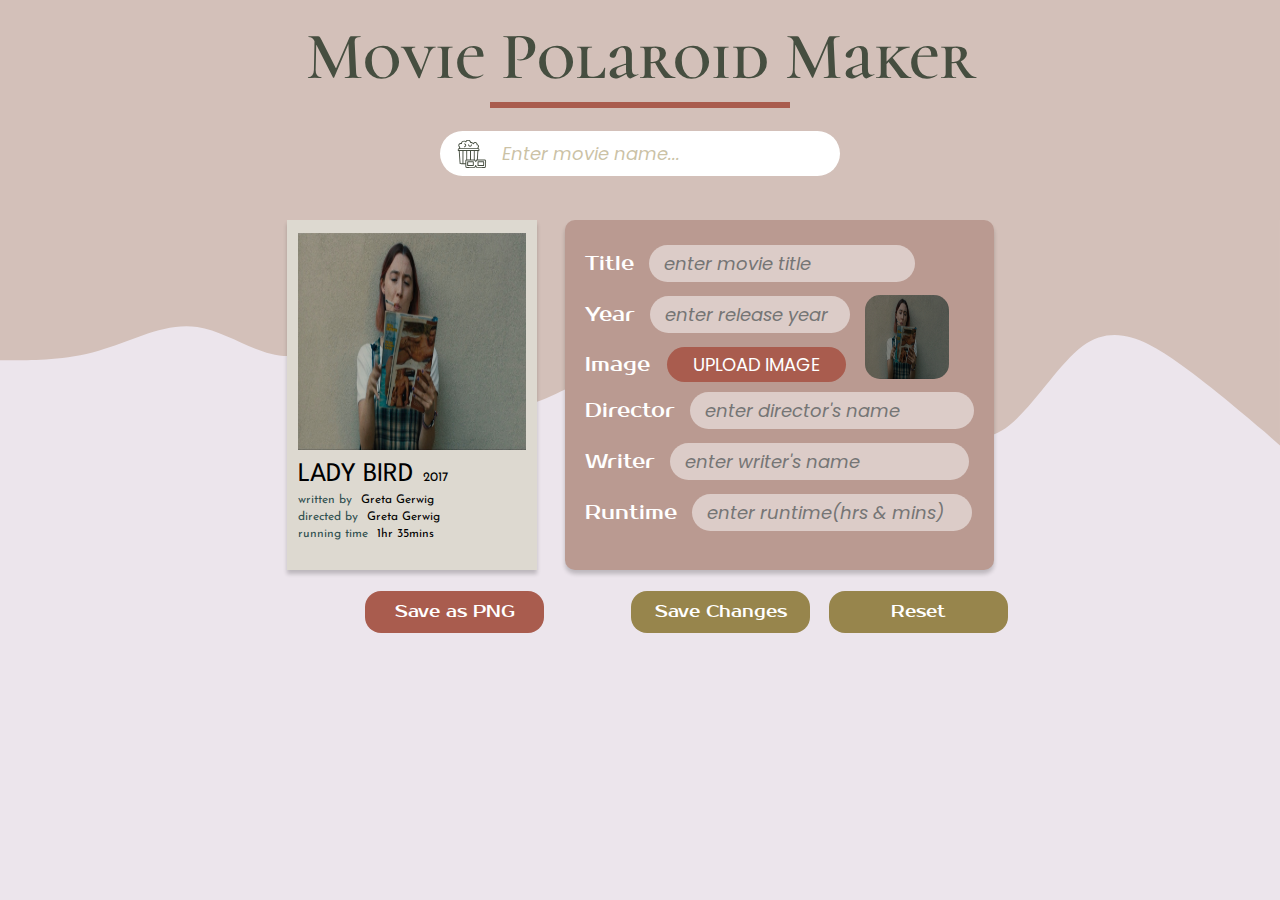
<file: index.html>
<!DOCTYPE html>
<html lang="en">
<head>
    <meta charset="UTF-8">
    <meta name="viewport" content="width=device-width, initial-scale=1.0">
    <link rel="stylesheet" href="yassifiedMoviePolaroid.css">
    <link rel="icon" href="movie tape.svg">
    <link rel="stylesheet" href="https://fonts.googleapis.com/css?family=Josefin+Sans">
    <link rel="stylesheet" href="https://fonts.googleapis.com/css2?family=League+Spartan:wght@700&display=swap" rel="stylesheet">
    <link rel="preconnect" href="https://fonts.googleapis.com">
    <link rel="preconnect" href="https://fonts.gstatic.com" crossorigin>
    <link href="https://fonts.googleapis.com/css2?family=Cormorant+Infant:wght@300&family=Cormorant+Unicase:wght@400&family=Gluten:wght@300&family=Martian+Mono:wght@300&family=Play&family=Poppins:wght@400&family=Prosto+One&family=Quicksand:wght@500&family=Rubik:wght@300&family=Ubuntu:wght@300&display=swap" rel="stylesheet">
    <!-- <link href="https://fonts.googleapis.com/css2?family=Cormorant+Unicase:wght@500&display=swap" rel="stylesheet"> -->
    <link rel="stylesheet" href="https://cdnjs.cloudflare.com/ajax/libs/font-awesome/6.4.0/css/all.min.css" integrity="sha512-iecdLmaskl7CVkqkXNQ/ZH/XLlvWZOJyj7Yy7tcenmpD1ypASozpmT/E0iPtmFIB46ZmdtAc9eNBvH0H/ZpiBw==" crossorigin="anonymous" referrerpolicy="no-referrer" />
    <script src="https://html2canvas.hertzen.com/dist/html2canvas.min.js" defer></script>
    <script src="yassifiedMoviePolaroid.js" defer></script>
    <title>Movie Polaroid</title>
</head>

<body>
    <!-- SECTION 1 : TOP PART -->
    <section class="topNav">
        <!-- title -->
        <p id="siteTitle">Movie Polaroid Maker</p>
        <center><div id="underline"></div></center>
        <!-- search section -->
        <div class="searchSection">
            <span id="popcorn"></svg></span>
            <form>
                <input type="search" id="searchInput" placeholder="Enter movie name...">
            </form>
        </div>
    </section>

    <!-- SECTION 2: MOVIE RESULTS -->
    <div class="moviesPart">
        <section class="moviesSection">

            <!-- <div class="row">
                <div class="column">
                    <div class="card">
                        <center><img src="https://lumiere-a.akamaihd.net/v1/images/22_sumbrk_payoff_1sht_philippines_1cfaf6a9.jpeg?region=0%2C0%2C743%2C1100" id="movie_pic"></center>
                        <div class="movie-title-wrapper">
                            <h3 id="movie_title">Wakanda Forever</h3>
                        </div>
                    </div>
                </div>
            </div>

            <div class="row">
                <div class="column">
                    <div class="card">
                        <center><img src="https://lumiere-a.akamaihd.net/v1/images/22_sumbrk_payoff_1sht_philippines_1cfaf6a9.jpeg?region=0%2C0%2C743%2C1100" id="movie_pic"></center>
                        <div class="movie-title-wrapper">
                            <h3 id="movie_title">The Edge of Seventeen</h3>
                        </div>
                    </div>
                </div>
            </div>

            <div class="row">
                <div class="column">
                    <div class="card">
                        <center><img src="https://lumiere-a.akamaihd.net/v1/images/22_sumbrk_payoff_1sht_philippines_1cfaf6a9.jpeg?region=0%2C0%2C743%2C1100" id="movie_pic"></center>
                        <div class="movie-title-wrapper">
                            <h3 id="movie_title">Harry Potter and the Philosopher's Stone</h3>
                        </div>
                    </div>
                </div>
            </div>

            <div class="row">
                <div class="column">
                    <div class="card">
                        <center><img src="https://lumiere-a.akamaihd.net/v1/images/22_sumbrk_payoff_1sht_philippines_1cfaf6a9.jpeg?region=0%2C0%2C743%2C1100" id="movie_pic"></center>
                        <div class="movie-title-wrapper">
                            <h3 id="movie_title">Wakanda Forever</h3>
                        </div>
                    </div>
                </div>
            </div>

            <div class="row">
                <div class="column">
                    <div class="card">
                        <center><img src="https://lumiere-a.akamaihd.net/v1/images/22_sumbrk_payoff_1sht_philippines_1cfaf6a9.jpeg?region=0%2C0%2C743%2C1100" id="movie_pic"></center>
                        <div class="movie-title-wrapper">
                            <h3 id="movie_title">Wakanda Forever</h3>
                        </div>
                    </div>
                </div>
            </div> -->
            

        </section>

        <!-- <div class="footer">
            <i class="fa-solid fa-angle-up" id="caretUp"></i>
        </div> -->
    </div>

    <!-- SECTION 3: POLAROID AND INPUT FORM SECTION -->
    <div class="polaroidSection">
        <div class="section_background">
            <div id="noCurl"></div>
            <svg id="curl" xmlns="http://www.w3.org/2000/svg" viewBox="0 0 1440 320"><path fill="#D3C0B9" fill-opacity="1" d="M0,160L18.5,160C36.9,160,74,160,111,149.3C147.7,139,185,117,222,122.7C258.5,128,295,160,332,154.7C369.2,149,406,107,443,117.3C480,128,517,192,554,208C590.8,224,628,192,665,181.3C701.5,171,738,181,775,170.7C812.3,160,849,128,886,112C923.1,96,960,96,997,133.3C1033.8,171,1071,245,1108,245.3C1144.6,245,1182,171,1218,144C1255.4,117,1292,139,1329,165.3C1366.2,192,1403,224,1422,240L1440,256L1440,0L1421.5,0C1403.1,0,1366,0,1329,0C1292.3,0,1255,0,1218,0C1181.5,0,1145,0,1108,0C1070.8,0,1034,0,997,0C960,0,923,0,886,0C849.2,0,812,0,775,0C738.5,0,702,0,665,0C627.7,0,591,0,554,0C516.9,0,480,0,443,0C406.2,0,369,0,332,0C295.4,0,258,0,222,0C184.6,0,148,0,111,0C73.8,0,37,0,18,0L0,0Z"></path></svg>
        </div>
        <div class="polaroidWrapper"> 
            <div class="polaroid" id="polaroid">
                <div class="imgDisplay">
                    <!-- <img src="lady bird.jpeg" id="moviePic"> -->
                    <input type="file" accept="image/jpeg image/png image/jpeg" id="direct_img" style="display: none;">
                    <label for="direct_img"><img src="lady bird.jpeg" id="moviePic"></label>
                    <label for="direct_img"><span id="addImage"><i class="fa-solid fa-circle-plus"></i></span></label>


                    <!-- <label for="imgInput"><img src="lady bird.jpeg" id="moviePic"></label>
                    <label for="imgInput"><span id="addImage"><i class="fa-solid fa-circle-plus"></i></span></label> -->

                </div>
                
                <div class="bigger"> 
                    <!-- <p id="movieTitle">LADY BIRD<span id="movieYear">2017</span></p> -->
                    <p id="movieTitle">LADY BIRD<span id="movieYear">2017</span></p>
                </div>
                
                <div class="smaller">
                    <p class="labels">written by <span id="writer">Greta Gerwig</span></p>
                    <p class="labels">directed by <span id="director">Greta Gerwig</span></p>
                    <p class="labels">running time <span id="runtime">1hr 35mins</span></p>
                </div>
            </div>        
        </div>

        <div class="inputFormWrapper">
            <div class="inputForm"> 
                <!-- TITLE -->
                <div class="inputLabel" id="titleInputForm">Title 
                    <span>
                        <div class="inputBackground">
                            <input class="textInput" type="text" id="titleInput" placeholder="enter movie title">
                        </div>

                        <div class="manageTitle">
                            <span id="up" onclick="increaseSize()"><i class="fa-solid fa-caret-up"></i></span>
                            <span id="down" onclick="decreaseSize()"><i class="fa-solid fa-caret-down"></i></span>
                            <span id="left" onclick="decreaseSpacing()"><i class="fa-solid fa-caret-left"></i></span>
                            <span id="right" onclick="increaseSpacing()"><i class="fa-solid fa-caret-right"></i></i></span>
                        </div>

                    </span>
                </div>

                <!-- YEAR -->
                <div class="inputLabel" id="yearInputForm">Year 
                    <span>
                        <div class="inputBackground">
                            <input class="textInput" type="text" id="yearInput" placeholder="enter release year">
                        </div>
                    </span>
                </div>

                <!-- IMAGE -->
                <div class="inputLabel" id="imageInputForm">Image 
                    <span>
                        <label for="imgInput" id="label">UPLOAD IMAGE</label>
                        <input type="file" accept="image/jpeg image/png image/jpg" id="imgInput" onchange="changePicture()">
                    </span>

                    <label for="imgInput"><img src="lady bird.jpeg" id="imgPreview"></label>
                </div>

                <!-- DIRECTOR -->
                <div class="inputLabel" id="directorInputForm">Director
                    <span>
                        <div class="inputBackground">
                            <input class="textInput" type="text" id="directorInput" placeholder="enter director's name">
                        </div>
                    </span>
                </div>

                <!-- WRITER -->
                <div class="inputLabel" id="writerInputForm">Writer
                    <span>
                        <div class="inputBackground">
                            <input class="textInput" type="text" id="writerInput" placeholder="enter writer's name">
                        </div>
                    </span>
                </div>

                <!-- RUNTIME -->
                <div class="inputLabel" id="runtimeInputForm">Runtime
                    <span>
                        <div class="inputBackground">
                            <input class="textInput" type="text" id="runtimeInput" placeholder="enter runtime(hrs & mins)">
                        </div>
                    </span>
                </div>

            </div>
        </div> 
        <div class="buttons">
            <button id="saveButton" onclick="savePolaroid()">Save as PNG</button>
            <button id="saveChangesButton" onclick="saveChanges()">Save Changes</button>
            <button id="resetButton" onclick="resetPolaroid()">Reset</button>
        </div>
    </div>
</body>

</html>





<!-- others -->
<!-- <svg xmlns="http://www.w3.org/2000/svg" viewBox="0 0 1440 320"><path fill="#D3C0B9" fill-opacity="1" d="M0,160L18.5,160C36.9,160,74,160,111,149.3C147.7,139,185,117,222,122.7C258.5,128,295,160,332,154.7C369.2,149,406,107,443,117.3C480,128,517,192,554,208C590.8,224,628,192,665,181.3C701.5,171,738,181,775,170.7C812.3,160,849,128,886,112C923.1,96,960,96,997,133.3C1033.8,171,1071,245,1108,245.3C1144.6,245,1182,171,1218,144C1255.4,117,1292,139,1329,165.3C1366.2,192,1403,224,1422,240L1440,256L1440,0L1421.5,0C1403.1,0,1366,0,1329,0C1292.3,0,1255,0,1218,0C1181.5,0,1145,0,1108,0C1070.8,0,1034,0,997,0C960,0,923,0,886,0C849.2,0,812,0,775,0C738.5,0,702,0,665,0C627.7,0,591,0,554,0C516.9,0,480,0,443,0C406.2,0,369,0,332,0C295.4,0,258,0,222,0C184.6,0,148,0,111,0C73.8,0,37,0,18,0L0,0Z"></path></svg> -->
</file>
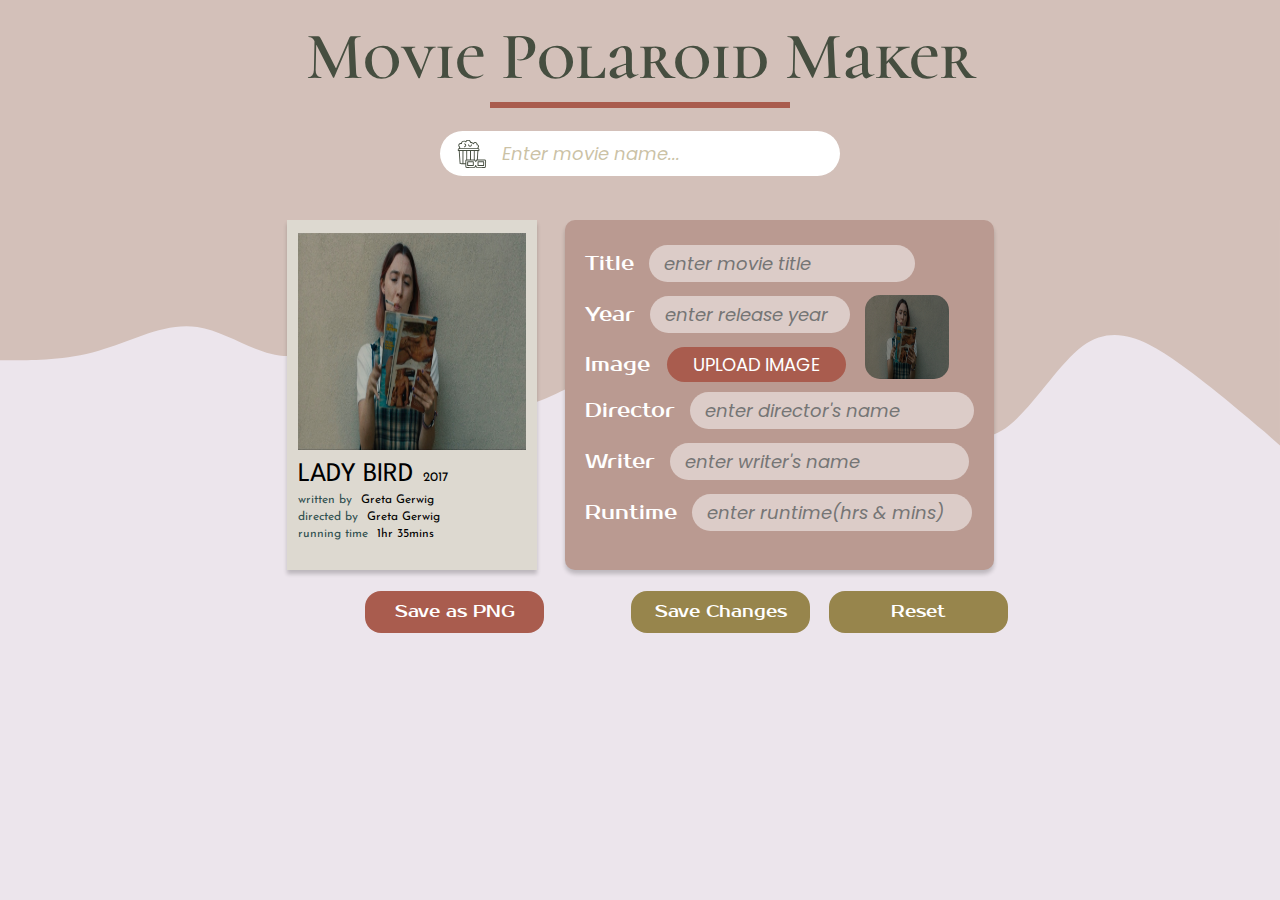
<file: yassifiedMoviePolaroid.html>
<!DOCTYPE html>
<html lang="en">
<head>
    <meta charset="UTF-8">
    <meta name="viewport" content="width=device-width, initial-scale=1.0">
    <link rel="stylesheet" href="yassifiedMoviePolaroid.css">
    <link rel="icon" href="movie tape.svg">
    <link rel="stylesheet" href="https://fonts.googleapis.com/css?family=Josefin+Sans">
    <link rel="stylesheet" href="https://fonts.googleapis.com/css2?family=League+Spartan:wght@700&display=swap" rel="stylesheet">
    <link rel="preconnect" href="https://fonts.googleapis.com">
    <link rel="preconnect" href="https://fonts.gstatic.com" crossorigin>
    <link href="https://fonts.googleapis.com/css2?family=Cormorant+Infant:wght@300&family=Cormorant+Unicase:wght@400&family=Gluten:wght@300&family=Martian+Mono:wght@300&family=Play&family=Poppins:wght@400&family=Prosto+One&family=Quicksand:wght@500&family=Rubik:wght@300&family=Ubuntu:wght@300&display=swap" rel="stylesheet">
    <!-- <link href="https://fonts.googleapis.com/css2?family=Cormorant+Unicase:wght@500&display=swap" rel="stylesheet"> -->
    <link rel="stylesheet" href="https://cdnjs.cloudflare.com/ajax/libs/font-awesome/6.4.0/css/all.min.css" integrity="sha512-iecdLmaskl7CVkqkXNQ/ZH/XLlvWZOJyj7Yy7tcenmpD1ypASozpmT/E0iPtmFIB46ZmdtAc9eNBvH0H/ZpiBw==" crossorigin="anonymous" referrerpolicy="no-referrer" />
    <script src="https://html2canvas.hertzen.com/dist/html2canvas.min.js" defer></script>
    <script src="yassifiedMoviePolaroid.js" defer></script>
    <title>Movie Polaroid</title>
</head>

<body>
    <!-- SECTION 1 : TOP PART -->
    <section class="topNav">
        <!-- title -->
        <p id="siteTitle">Movie Polaroid Maker</p>
        <center><div id="underline"></div></center>
        <!-- search section -->
        <div class="searchSection">
            <span id="popcorn"></svg></span>
            <form>
                <input type="search" id="searchInput" placeholder="Enter movie name...">
            </form>
        </div>
    </section>

    <!-- SECTION 2: MOVIE RESULTS -->
    <div class="moviesPart">
        <section class="moviesSection">

            <!-- <div class="row">
                <div class="column">
                    <div class="card">
                        <center><img src="https://lumiere-a.akamaihd.net/v1/images/22_sumbrk_payoff_1sht_philippines_1cfaf6a9.jpeg?region=0%2C0%2C743%2C1100" id="movie_pic"></center>
                        <div class="movie-title-wrapper">
                            <h3 id="movie_title">Wakanda Forever</h3>
                        </div>
                    </div>
                </div>
            </div>

            <div class="row">
                <div class="column">
                    <div class="card">
                        <center><img src="https://lumiere-a.akamaihd.net/v1/images/22_sumbrk_payoff_1sht_philippines_1cfaf6a9.jpeg?region=0%2C0%2C743%2C1100" id="movie_pic"></center>
                        <div class="movie-title-wrapper">
                            <h3 id="movie_title">The Edge of Seventeen</h3>
                        </div>
                    </div>
                </div>
            </div>

            <div class="row">
                <div class="column">
                    <div class="card">
                        <center><img src="https://lumiere-a.akamaihd.net/v1/images/22_sumbrk_payoff_1sht_philippines_1cfaf6a9.jpeg?region=0%2C0%2C743%2C1100" id="movie_pic"></center>
                        <div class="movie-title-wrapper">
                            <h3 id="movie_title">Harry Potter and the Philosopher's Stone</h3>
                        </div>
                    </div>
                </div>
            </div>

            <div class="row">
                <div class="column">
                    <div class="card">
                        <center><img src="https://lumiere-a.akamaihd.net/v1/images/22_sumbrk_payoff_1sht_philippines_1cfaf6a9.jpeg?region=0%2C0%2C743%2C1100" id="movie_pic"></center>
                        <div class="movie-title-wrapper">
                            <h3 id="movie_title">Wakanda Forever</h3>
                        </div>
                    </div>
                </div>
            </div>

            <div class="row">
                <div class="column">
                    <div class="card">
                        <center><img src="https://lumiere-a.akamaihd.net/v1/images/22_sumbrk_payoff_1sht_philippines_1cfaf6a9.jpeg?region=0%2C0%2C743%2C1100" id="movie_pic"></center>
                        <div class="movie-title-wrapper">
                            <h3 id="movie_title">Wakanda Forever</h3>
                        </div>
                    </div>
                </div>
            </div> -->
            

        </section>

        <!-- <div class="footer">
            <i class="fa-solid fa-angle-up" id="caretUp"></i>
        </div> -->
    </div>

    <!-- SECTION 3: POLAROID AND INPUT FORM SECTION -->
    <div class="polaroidSection">
        <div class="section_background">
            <div id="noCurl"></div>
            <svg id="curl" xmlns="http://www.w3.org/2000/svg" viewBox="0 0 1440 320"><path fill="#D3C0B9" fill-opacity="1" d="M0,160L18.5,160C36.9,160,74,160,111,149.3C147.7,139,185,117,222,122.7C258.5,128,295,160,332,154.7C369.2,149,406,107,443,117.3C480,128,517,192,554,208C590.8,224,628,192,665,181.3C701.5,171,738,181,775,170.7C812.3,160,849,128,886,112C923.1,96,960,96,997,133.3C1033.8,171,1071,245,1108,245.3C1144.6,245,1182,171,1218,144C1255.4,117,1292,139,1329,165.3C1366.2,192,1403,224,1422,240L1440,256L1440,0L1421.5,0C1403.1,0,1366,0,1329,0C1292.3,0,1255,0,1218,0C1181.5,0,1145,0,1108,0C1070.8,0,1034,0,997,0C960,0,923,0,886,0C849.2,0,812,0,775,0C738.5,0,702,0,665,0C627.7,0,591,0,554,0C516.9,0,480,0,443,0C406.2,0,369,0,332,0C295.4,0,258,0,222,0C184.6,0,148,0,111,0C73.8,0,37,0,18,0L0,0Z"></path></svg>
        </div>
        <div class="polaroidWrapper"> 
            <div class="polaroid" id="polaroid">
                <div class="imgDisplay">
                    <!-- <img src="lady bird.jpeg" id="moviePic"> -->
                    <input type="file" accept="image/jpeg image/png image/jpeg" id="direct_img" style="display: none;">
                    <label for="direct_img"><img src="lady bird.jpeg" id="moviePic"></label>
                    <label for="direct_img"><span id="addImage"><i class="fa-solid fa-circle-plus"></i></span></label>


                    <!-- <label for="imgInput"><img src="lady bird.jpeg" id="moviePic"></label>
                    <label for="imgInput"><span id="addImage"><i class="fa-solid fa-circle-plus"></i></span></label> -->

                </div>
                
                <div class="bigger"> 
                    <!-- <p id="movieTitle">LADY BIRD<span id="movieYear">2017</span></p> -->
                    <p id="movieTitle">LADY BIRD<span id="movieYear">2017</span></p>
                </div>
                
                <div class="smaller">
                    <p class="labels">written by <span id="writer">Greta Gerwig</span></p>
                    <p class="labels">directed by <span id="director">Greta Gerwig</span></p>
                    <p class="labels">running time <span id="runtime">1hr 35mins</span></p>
                </div>
            </div>        
        </div>

        <div class="inputFormWrapper">
            <div class="inputForm"> 
                <!-- TITLE -->
                <div class="inputLabel" id="titleInputForm">Title 
                    <span>
                        <div class="inputBackground">
                            <input class="textInput" type="text" id="titleInput" placeholder="enter movie title">
                        </div>

                        <div class="manageTitle">
                            <span id="up" onclick="increaseSize()"><i class="fa-solid fa-caret-up"></i></span>
                            <span id="down" onclick="decreaseSize()"><i class="fa-solid fa-caret-down"></i></span>
                            <span id="left" onclick="decreaseSpacing()"><i class="fa-solid fa-caret-left"></i></span>
                            <span id="right" onclick="increaseSpacing()"><i class="fa-solid fa-caret-right"></i></i></span>
                        </div>

                    </span>
                </div>

                <!-- YEAR -->
                <div class="inputLabel" id="yearInputForm">Year 
                    <span>
                        <div class="inputBackground">
                            <input class="textInput" type="text" id="yearInput" placeholder="enter release year">
                        </div>
                    </span>
                </div>

                <!-- IMAGE -->
                <div class="inputLabel" id="imageInputForm">Image 
                    <span>
                        <label for="imgInput" id="label">UPLOAD IMAGE</label>
                        <input type="file" accept="image/jpeg image/png image/jpg" id="imgInput" onchange="changePicture()">
                    </span>

                    <label for="imgInput"><img src="lady bird.jpeg" id="imgPreview"></label>
                </div>

                <!-- DIRECTOR -->
                <div class="inputLabel" id="directorInputForm">Director
                    <span>
                        <div class="inputBackground">
                            <input class="textInput" type="text" id="directorInput" placeholder="enter director's name">
                        </div>
                    </span>
                </div>

                <!-- WRITER -->
                <div class="inputLabel" id="writerInputForm">Writer
                    <span>
                        <div class="inputBackground">
                            <input class="textInput" type="text" id="writerInput" placeholder="enter writer's name">
                        </div>
                    </span>
                </div>

                <!-- RUNTIME -->
                <div class="inputLabel" id="runtimeInputForm">Runtime
                    <span>
                        <div class="inputBackground">
                            <input class="textInput" type="text" id="runtimeInput" placeholder="enter runtime(hrs & mins)">
                        </div>
                    </span>
                </div>

            </div>
        </div> 
        <div class="buttons">
            <button id="saveButton" onclick="savePolaroid()">Save as PNG</button>
            <button id="saveChangesButton" onclick="saveChanges()">Save Changes</button>
            <button id="resetButton" onclick="resetPolaroid()">Reset</button>
        </div>
    </div>
</body>

</html>





<!-- others -->
<!-- <svg xmlns="http://www.w3.org/2000/svg" viewBox="0 0 1440 320"><path fill="#D3C0B9" fill-opacity="1" d="M0,160L18.5,160C36.9,160,74,160,111,149.3C147.7,139,185,117,222,122.7C258.5,128,295,160,332,154.7C369.2,149,406,107,443,117.3C480,128,517,192,554,208C590.8,224,628,192,665,181.3C701.5,171,738,181,775,170.7C812.3,160,849,128,886,112C923.1,96,960,96,997,133.3C1033.8,171,1071,245,1108,245.3C1144.6,245,1182,171,1218,144C1255.4,117,1292,139,1329,165.3C1366.2,192,1403,224,1422,240L1440,256L1440,0L1421.5,0C1403.1,0,1366,0,1329,0C1292.3,0,1255,0,1218,0C1181.5,0,1145,0,1108,0C1070.8,0,1034,0,997,0C960,0,923,0,886,0C849.2,0,812,0,775,0C738.5,0,702,0,665,0C627.7,0,591,0,554,0C516.9,0,480,0,443,0C406.2,0,369,0,332,0C295.4,0,258,0,222,0C184.6,0,148,0,111,0C73.8,0,37,0,18,0L0,0Z"></path></svg> -->
</file>
<file: yassifiedMoviePolaroid.css>
* {
    margin: 0;
    padding: 0;
    box-sizing: border-box;}
html {
    background: #ECE5EC;}

/* #region SECTION 1: Top Part */
.topNav {
    background-color: #D3C0B9;
    height: 190px;
    display: flex;
    flex-direction: column;
    align-items: center;
}

.dashed {
    /* border: 3px dashed #584d4a; */
    border: 3px dashed #796560;
}

.topNav #siteTitle {
    font-family: "Cormorant Unicase";
    text-align: center;
    font-size: 67px;
    color: #464E40;
    padding-top: 16px;
    font-weight: 550;
}

.topNav #underline {
    height: 6px;
    width: 300px;
    background-color: #A95C4E;
    margin-top: 5px;
    animation: extendLine 1s ease-in-out;
}

.searchSection {
    margin-top: 23px;
    padding: 9px;
    width: 25rem;
    border-radius: 2rem;
    background-color: white;
    position: relative;
}

.searchSection input {
    font-size: 18px;
    font-family: Poppins;
    margin-left: 53px;
    outline: none; border: none;
    width: 85%;
}

.searchSection input::placeholder {
    color: rgba(151, 133, 76, 0.5);
}

[type="search"]::-webkit-search-cancel-button {
    -webkit-appearance: none;
    appearance: none;
    height: 20px;
    width: 20px;
    background-image: url(xmark-solid\ \(2\).svg);
    background-size: 20px 20px;
    background-position: center;
    cursor: pointer;
}

.searchSection span {
    background-image: url("picsvg_download.svg");
    background-position: center; background-size: cover;
    position: absolute;
    top: 9px; left: 12px;
    height: 28px; width: 37px;
    transition: transform 0.3s;
}

.searchSection:hover span {
    transform: rotate(-20deg);
}

/* #endregion SECTION 1: Top Part */

/* #region SECTION 2: Movies Section */

.moviesPart {
    padding-top: 30px;
    background-color: #D3C0B9;
    /* border: 1px solid black; */
    transition: padding-top 0.7s -0.5ms ease;
}
.moviesSection {
    background-color: #D3C0B9;
    margin: 0px 325px;
    display: flex;
    flex-wrap: wrap;
    gap: 2rem;
    padding-bottom: 0px;
    max-height: 0;
    overflow: hidden;
    transition: max-height 1.4s ease, padding-bottom 0.7s -0.5ms ease-in-out;
}

.moviesPart.active{ padding-top: 30px;} 
.moviesPart.active .moviesSection{ max-height: 2000px; padding-bottom: 25px;} 

/*
.moviesPart.active .footer { 
    margin-top: 12px;
    visibility: visible;
}

.moviesPart.active .footer i {
    transform: rotate(0deg);
}*/

.card {
    height: 210px; width: 150px;
    background-color: #FBE8E1;
    border-radius: 1rem;
    padding-top: 6px;
    overflow: hidden;
    transition: transform 0.1s ease-in-out;
    cursor: pointer;
}

.card:hover {
    transform: scale(0.95);
}


.card #movie_pic {
    height: 160px; width: 139px;
    border-radius: 1rem;
}

.card .movie-title-wrapper{
    height: 45px;
    display: flex;
    justify-content: center;
    align-items: center;
    margin-top: -5px;
}

.card #movie_title {
    font-family: "Play";
    font-size: 13px;
    text-align: center;
}

/*
.footer {
    margin-top: -30px;
    display: flex;
    justify-content: center;
    cursor: pointer;
}

.footer i{
    font-size: 40px;
    color: #ECE5EC;
    margin-bottom: 23px;
    transform: rotate(180deg);
    transition: transform 0.5s -0.9ms ease-in-out;
}*/

.moviesPart.active .footer { 
    margin-top: 12px;
    visibility: visible;
    margin-left: 0;
}

.moviesPart.active .footer i {
    transform: rotate(0deg);
}

.footer {
    margin-top: -85px;
    display: flex;
    justify-content: center;
    cursor: pointer;
    margin-left: 500px;
    transition: margin 1s;
    transition-delay: -0.2s;
}

.footer i{
    font-size: 40px;
    color: #ECE5EC;
    margin-bottom: 23px;
    transform: rotate(180deg);
    transition: transform 0.5s -0.9ms ease-in-out;
}
/* #endregion SECTION 2: Movies Section */

/* #region SECTION 3: Polaroid Creation Section */

.polaroidSection {
    display: flex;
    justify-content: center;
    gap: 28px;
    align-items: center;
    position: relative;
}


@keyframes jumpALittle {
    0%{
        opacity: 0;
        transform: translateX(-10px);
    }50%{
        opacity: 0.5;
        transform: translateX(10px);
    }100%{
        opacity: 1;
        transform: translateX(0px);
    }
}

@keyframes extendLine {
    from{
        opacity: 0;
        width: 5px;
    }to{
        opacity: 1;
        width: 300px;
    }
} 


.polaroidWrapper {
    animation: jumpALittle 1s ease-in-out;
}

.polaroid {
    box-shadow: 0 4px 4px rgba(0,0,0,0.2);
    position: relative;
    /* height: 333px; */
    height: 350px;
    width: 250px;
    padding: 13px 11px;
    background-color: #DDD9D0;
    z-index:100;
}

.imgDisplay {
    height: 67%;
    width: 100%;
    margin-bottom: 12px;
    position: relative;
}


#moviePic {
    height: 67%;
    height: 100%; 
    /* margin-bottom: 12px;*/
    margin-bottom: 12px;
    width: 100%;
    border: none; outline: none;
    cursor: pointer;
}

.imgDisplay:hover{
    filter: brightness(80%);
}

.imgDisplay:hover #addImage {
    display: block;
}

#addImage {
    display: none;
    position: absolute;
    top: 80px; left: 90px;
    font-size: 50px;
    color: #DDD9D0;
    cursor: pointer;
}


/* bigger */
.bigger span {
    position: relative;
    display: inline-flex;
    align-items: center; 
}

#movieTitle {
    font-family: "League Spartan";
    font-size: 27px;
}

#movieYear {
    margin-left: 10px;
    color: black;
    font-size: 13px;
    font-family: "Josefin Sans";
}

/* smaller */
.smaller {
    margin-top: 5px;
    font-size: 12px;
    font-family: "Josefin Sans";
}

.smaller .labels {
    line-height: 17px;
    color: darkslategray;
}

.smaller span{
    margin-left: 5px;
    color: black;
}

/* INPUT FORM */
.inputFormWrapper {
    box-shadow: 0 4px 4px rgba(0,0,0,0.2);
    position: relative;
    height: 350px;
    width: 429px;
    background-color: #BA9A91;
    border-radius: 10px;
    padding: 25px 20px;
    z-index:100;
}

.textInput:-webkit-autofill,
.textInput:-webkit-autofill:hover, 
.textInput:-webkit-autofill:focus, 
.textInput:-webkit-autofill:active{
    -webkit-text-fill-color: #000;
    box-shadow: inset 0 0 20px 20px #DCCCC8;
}

#searchInput:-webkit-autofill,
#searchInput:-webkit-autofill:hover, 
#searchInput:-webkit-autofill:focus, 
#searchInput:-webkit-autofill:active{
    -webkit-text-fill-color: #000;
    box-shadow: inset 0 0 20px 20px #fff;
}

.inputLabel {
    display: inline-flex;
    font-family: "Prosto One";
    font-size: 20px;
    color: white;
    align-items: center;
}

/* #titleInputForm */ .inputBackground {
    /* border: 1px solid black; */
    margin-left: 15px;
    padding: 5px;
    background-color: #DCCCC8;
    padding-left: 15px;
    border-radius: 50px;
    /* width: 266px; */
    /* max-width: 326px; */
    width: 266px;
}

/* #titleInputForm */ input{
    font-family: "Poppins";
    font-size: 18px;
    background-color: transparent;
    border: none; outline: none;
    /* border: 1px solid black; */
}

/* #titleInputForm */ input::placeholder{
    font-style: italic;
}

/*----------------------------------*/
.manageTitle{ /* font size buttons */
    position: absolute;
    right: 35px; top: 23px;
    display: flex;
    flex-direction: column;
    align-items: center;
    /* border: 1px solid black; */
    width: 20px; height: 35px;
    /* max-width: 0px;
    overflow: hidden; */
}

#up, #down, #left, #right {
    font-size: 26px;
    position: absolute;
    cursor: pointer;
    color: #DCCCC8;
}

#up {top: 0;}
#down {top: 14px;}
#left {left: -13px; top: 5px;}
#right {left: 20px; top: 5px;}


#up:hover, #down:hover, #left:hover, #right:hover {
    color: #464E40;
}
/* 
#titleInputForm input:focus ~ .inputBackground{
    width: 266px;
}

#titleInputForm input:focus ~ .manageTitle{
    max-width: 326px;
} */

.inputLabel {
    margin-bottom: 14px;
}

#yearInputForm .inputBackground {
    width: 200px;
}


/* IMAGE INPUT */
#imageInputForm{margin-top: 4px;}
#imageInputForm input{ display: none;}
#imageInputForm #label{
    font-family: "Poppins";
    font-size: 18px;
    text-align: center;
    background-color: #A95C4E;
    border: none;
    padding: 5px 26px;
    border-radius: 50px;
    margin-left: 17px;
    cursor: pointer;
    min-width: 300px;
}

#imgPreview {
    height: 84px; width: 84px;
    position: absolute;
    top: 75px; right: 45px;
    border-radius: 15px;
    filter: brightness(70%);
    cursor: pointer;
}


#imageInputForm #label:hover, .buttons #saveButton:hover{ background-color: #75281d; content: "UPLOAD IMAGE";}
#imageInputForm #imgPreview:hover{ filter: brightness(50%);}

#directorInputForm .inputBackground {width: 284px;}
#writerInputForm .inputBackground {width: 299px;}
#runtimeInputForm .inputBackground {width: 280px;}

#yearInputForm input {width: 165px;}
#directorInputForm input {width: 250px;}
#writerInputForm input {width: 269px;}
#runtimeInputForm input {width: 250px;}

.section_background {
    border: 1px solid black;
    position: absolute;
    top: 2px; left: 2px;
    width: 100%;
    margin-left: -2px;
    margin-top: -4px;
    border: none;
}

/* buttons */

.buttons {
    position: absolute;
    bottom: -63px; padding-left: 365px;
    width: 100%;
}

#saveButton, #saveChangesButton, #resetButton {
    margin-top: 20px;
    width: 179px;
    padding: 10px 20px;
    font-size: 17px;
    cursor: pointer;
    border: none;
    border-radius: 1rem;
    font-family: "Prosto One";
    color: white;
    background-color: #97854C;
    margin-right: 15px;
}

#saveChangesButton:hover, #resetButton:hover {background-color: #695d39;} 
#saveButton {background-color: #A95C4E; margin-right: 83px;}

/* #endregion SECTION 3: Polaroid Creation Section */

/* google pinterest */

@keyframes fade {
    from{
        opacity: 0;
        transform: translateY(10px);
    }
    to{
        opacity: 1;
        transform: translateY(0px);
    }
}

.container {
    margin-top: -25px;
    padding-bottom: 25px;
    animation: fade 2s 1s both;
    opacity: 0;
    /* animation-delay: 1s; */
}

.icon, .button {
    height: 40px;
}

.container {
    /* border: 1px solid black; */
    display: flex;
    justify-content: center;
    align-items: center;
}


a {
    text-decoration: none;
    color: black;
}

.icon {
    height: 100%;
    display: inline-flex;
    align-items: center;
    justify-content: center;
    margin-right: 50px;
    max-width: 15px;
    border-radius: 2rem;
    background-color: transparent;
    transition: max-width 0.3s, background-color 0.3s;
    /* padding: 20px; padding-left: 0px; */
    padding: 0px; padding-right: 20px;
}

.button {
    height: 40px;
}

.icon .button {
    background: white;
    border-radius: 50%;
    padding: 2px;
    transition: background-color 0.3s;
}

.icon span {
    margin-left: 14px;
    display: none;

    padding: 10px 20px;
    border-radius: 2rem;
    font-family: "Play";
    font-weight: 600;
    font-size: 20px;
}

.icon:hover {
    /* max-width: 200px; */
    max-width: 190px;
    background-color: white;
}

.icon:hover .button {
    background: transparent;
}


.icon:hover span {
    display: inline-flex;
}

@keyframes sway {
    0%{
        /* transform: translateX(0px); */
        transform: rotate(0deg);
    }
    50%{
        /* transform: translateX(10px); */
        transform: rotate(-2deg);
    }
    75%{
        /* transform: translateX(-0px); */
        transform: rotate(2deg);
    }
    100%{
        /* transform: translateX(0px); */
        transform: rotate(-2deg);
    }
}

#instructions {
    /* font-family: "Play"; */
    font-family: "Cormorant Unicase";
    font-weight: 600;
    font-size: 20px;
    margin-right: 50px;
    /* color: #464E40; */
    color: #310c07;
    animation: sway 1s 1.50s backwards;
}

/* #arrow-right {
    align-self: center;
    margin-top: 20px;
    margin-left: 10px;
} */
</file>
